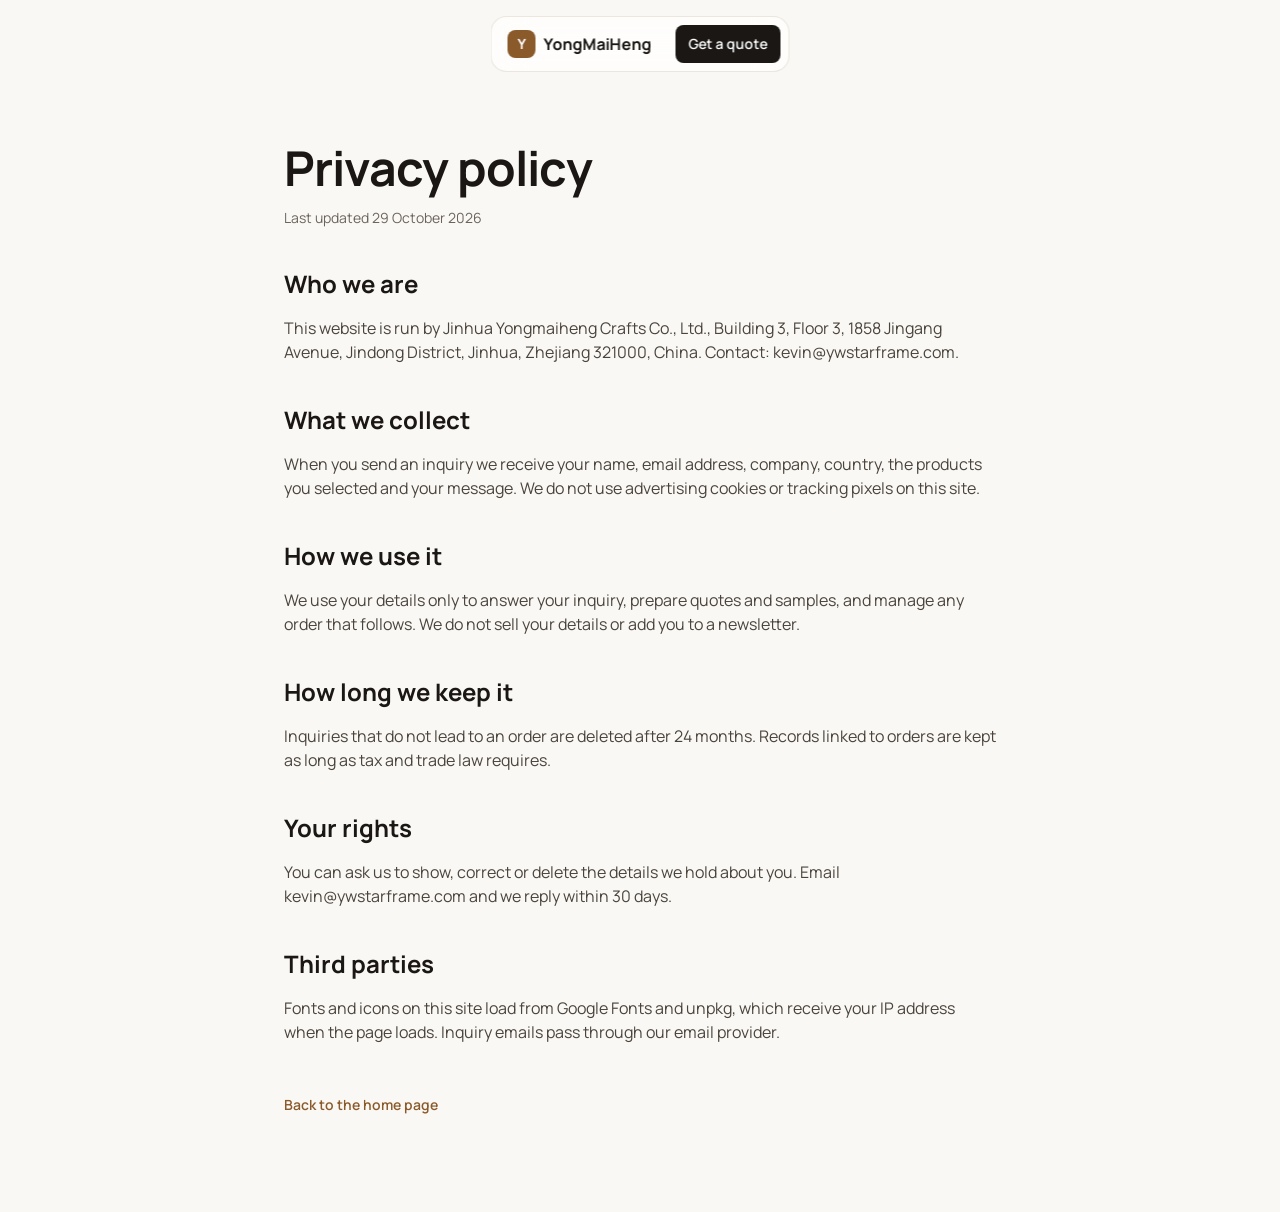
<file: privacy.html>
<!doctype html>
<html lang="en">
<head>
  <meta charset="utf-8">
  <meta name="viewport" content="width=device-width, initial-scale=1">
  <title>Privacy policy | YongMaiHeng</title>
  <meta name="description" content="How Jinhua Yongmaiheng Crafts Co., Ltd. collects and uses the details you send through our inquiry form.">
  <link rel="icon" href="assets/favicon.svg" type="image/svg+xml">
  <link rel="preconnect" href="https://fonts.googleapis.com">
  <link rel="preconnect" href="https://fonts.gstatic.com" crossorigin>
  <link href="https://fonts.googleapis.com/css2?family=Manrope:wght@400;500;600;700&display=swap" rel="stylesheet">
  <link rel="stylesheet" href="assets/css/styles.css">
</head>
<body>
  <a class="skip-link" href="#main">Skip to content</a>
  <nav class="nav" aria-label="Main">
    <a class="brand" href="index.html"><span class="brand-mark" aria-hidden="true">Y</span>YongMaiHeng</a>
    <a class="btn btn--primary btn--sm" href="index.html#quote" style="display:inline-flex">Get a quote</a>
  </nav>
  <main id="main" class="page">
    <div class="container">
      <h1>Privacy policy</h1>
      <p class="updated">Last updated 29 October 2026</p>

      <h2>Who we are</h2>
      <p>This website is run by Jinhua Yongmaiheng Crafts Co., Ltd., Building 3, Floor 3, 1858 Jingang Avenue, Jindong District, Jinhua, Zhejiang 321000, China. Contact: kevin@ywstarframe.com.</p>

      <h2>What we collect</h2>
      <p>When you send an inquiry we receive your name, email address, company, country, the products you selected and your message. We do not use advertising cookies or tracking pixels on this site.</p>

      <h2>How we use it</h2>
      <p>We use your details only to answer your inquiry, prepare quotes and samples, and manage any order that follows. We do not sell your details or add you to a newsletter.</p>

      <h2>How long we keep it</h2>
      <p>Inquiries that do not lead to an order are deleted after 24 months. Records linked to orders are kept as long as tax and trade law requires.</p>

      <h2>Your rights</h2>
      <p>You can ask us to show, correct or delete the details we hold about you. Email kevin@ywstarframe.com and we reply within 30 days.</p>

      <h2>Third parties</h2>
      <p>Fonts and icons on this site load from Google Fonts and unpkg, which receive your IP address when the page loads. Inquiry emails pass through our email provider.</p>

      <p style="margin-top:var(--s-600)"><a class="text-link" href="index.html">Back to the home page</a></p>
    </div>
  </main>
</body>
</html>
</file>
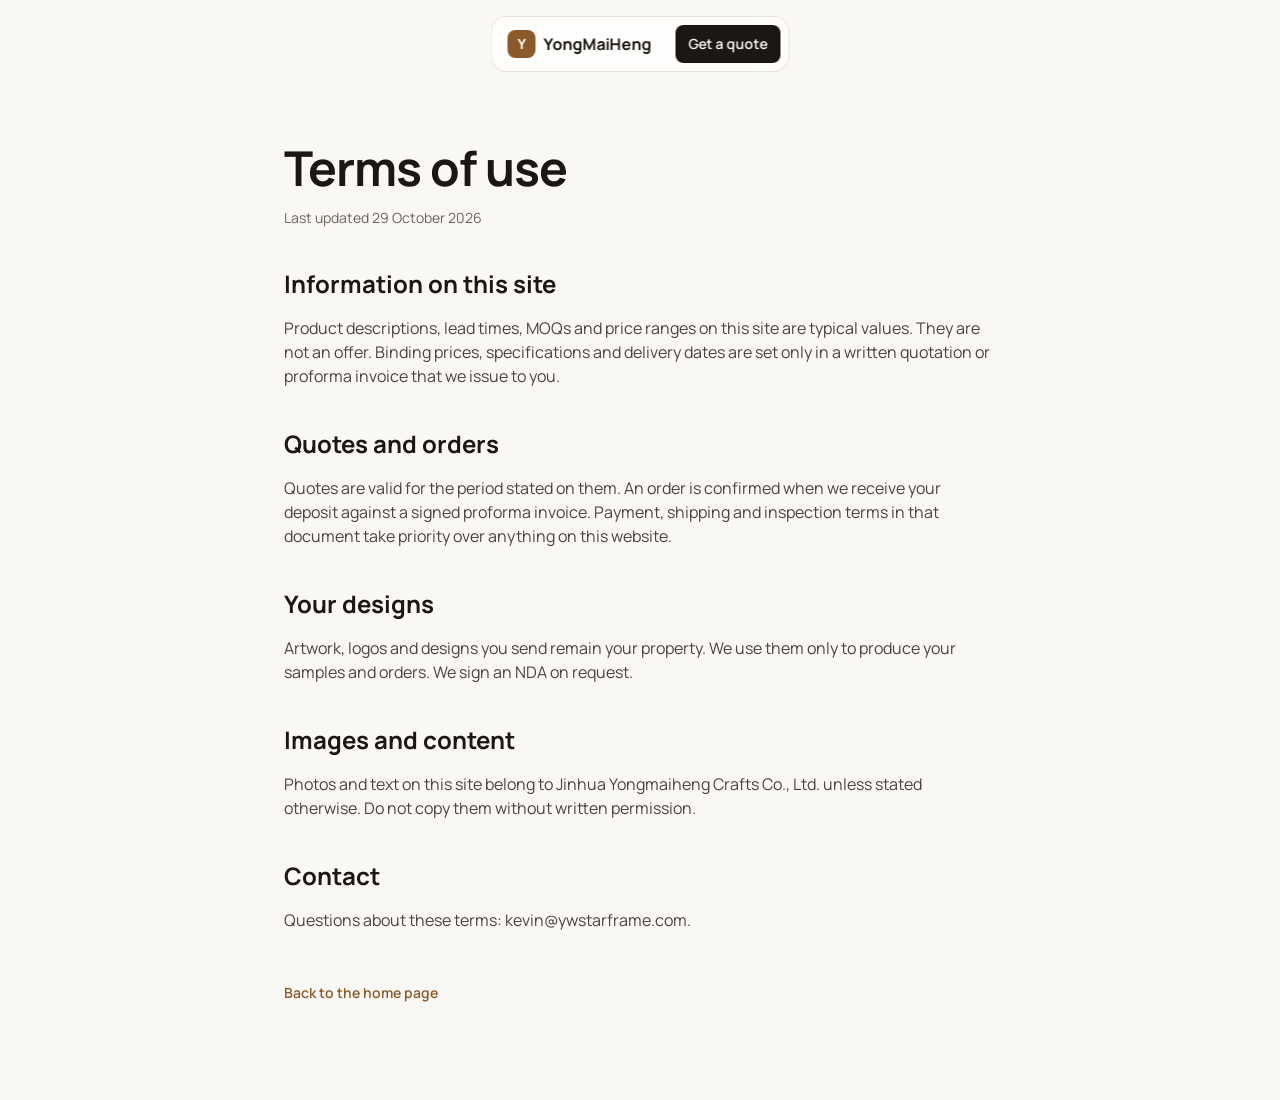
<file: terms.html>
<!doctype html>
<html lang="en">
<head>
  <meta charset="utf-8">
  <meta name="viewport" content="width=device-width, initial-scale=1">
  <title>Terms of use | YongMaiHeng</title>
  <meta name="description" content="Terms for using the YongMaiHeng website and requesting quotes.">
  <link rel="icon" href="assets/favicon.svg" type="image/svg+xml">
  <link rel="preconnect" href="https://fonts.googleapis.com">
  <link rel="preconnect" href="https://fonts.gstatic.com" crossorigin>
  <link href="https://fonts.googleapis.com/css2?family=Manrope:wght@400;500;600;700&display=swap" rel="stylesheet">
  <link rel="stylesheet" href="assets/css/styles.css">
</head>
<body>
  <a class="skip-link" href="#main">Skip to content</a>
  <nav class="nav" aria-label="Main">
    <a class="brand" href="index.html"><span class="brand-mark" aria-hidden="true">Y</span>YongMaiHeng</a>
    <a class="btn btn--primary btn--sm" href="index.html#quote" style="display:inline-flex">Get a quote</a>
  </nav>
  <main id="main" class="page">
    <div class="container">
      <h1>Terms of use</h1>
      <p class="updated">Last updated 29 October 2026</p>

      <h2>Information on this site</h2>
      <p>Product descriptions, lead times, MOQs and price ranges on this site are typical values. They are not an offer. Binding prices, specifications and delivery dates are set only in a written quotation or proforma invoice that we issue to you.</p>

      <h2>Quotes and orders</h2>
      <p>Quotes are valid for the period stated on them. An order is confirmed when we receive your deposit against a signed proforma invoice. Payment, shipping and inspection terms in that document take priority over anything on this website.</p>

      <h2>Your designs</h2>
      <p>Artwork, logos and designs you send remain your property. We use them only to produce your samples and orders. We sign an NDA on request.</p>

      <h2>Images and content</h2>
      <p>Photos and text on this site belong to Jinhua Yongmaiheng Crafts Co., Ltd. unless stated otherwise. Do not copy them without written permission.</p>

      <h2>Contact</h2>
      <p>Questions about these terms: kevin@ywstarframe.com.</p>

      <p style="margin-top:var(--s-600)"><a class="text-link" href="index.html">Back to the home page</a></p>
    </div>
  </main>
</body>
</html>
</file>
<file: assets/css/styles.css>
/* YongMaiHeng landing page
   All font sizes follow the Tailwind type scale.
   All spacing uses the token set below only. */

:root {
  --s-25: 2px;
  --s-50: 4px;
  --s-75: 8px;
  --s-100: 12px;
  --s-200: 16px;
  --s-300: 24px;
  --s-400: 32px;
  --s-500: 40px;
  --s-600: 48px;
  --s-700: 64px;
  --s-800: 80px;
  --s-900: 96px;

  --r-md: 6px;
  --r-lg: 8px;
  --r-xl: 12px;
  --r-2xl: 16px;
  --r-3xl: 24px;
  --r-full: 9999px;

  --bg: #faf8f4;
  --surface: #ffffff;
  --surface-2: #f3efe8;
  --ink: #1a1714;
  --ink-2: #4a443d;
  --muted: #6b645c;
  --line: #e6e0d6;
  --accent: #8a5a2b;
  --accent-soft: #f1e6d8;
  --ok: #2f6b3f;
  --err: #b42318;

  --ease: cubic-bezier(0.22, 1, 0.36, 1);
  --font: "Manrope", system-ui, sans-serif;
}

*,
*::before,
*::after { box-sizing: border-box; }

html { scroll-behavior: smooth; scroll-padding-top: var(--s-900); }

body {
  margin: 0;
  background: var(--bg);
  color: var(--ink);
  font-family: var(--font);
  font-size: 1rem;
  line-height: 1.5rem;
  -webkit-font-smoothing: antialiased;
}

img { display: block; max-width: 100%; height: auto; }
a { color: inherit; }
h1, h2, h3, p { margin: 0; }
h1, h2, h3 { text-wrap: balance; font-weight: 700; }
p, li, dd { text-wrap: pretty; }
em, i { font-style: normal; }

:focus-visible {
  outline: 2px solid var(--accent);
  outline-offset: 2px;
  border-radius: var(--r-md);
}

.skip-link {
  position: absolute;
  left: var(--s-200);
  top: var(--s-200);
  z-index: 100;
  padding: var(--s-75) var(--s-100);
  background: var(--ink);
  color: #fff;
  border-radius: var(--r-lg);
  font-size: 0.875rem;
  line-height: 1.25rem;
  font-weight: 600;
  transform: translateY(-200%);
  transition: transform 300ms var(--ease);
}
.skip-link:focus { transform: translateY(0); }

.container {
  width: 100%;
  max-width: 1200px;
  margin: 0 auto;
  padding: 0 var(--s-300);
}

.section { padding: var(--s-900) 0; }
.section--tight { padding: var(--s-700) 0; }

.eyebrow {
  display: inline-flex;
  align-items: center;
  gap: var(--s-75);
  color: var(--accent);
  font-size: 0.875rem;
  line-height: 1.25rem;
  font-weight: 600;
  letter-spacing: 0.02em;
}

.section-head { max-width: 680px; margin-bottom: var(--s-600); }
.section-head h2 {
  margin-top: var(--s-100);
  font-size: 2.25rem;
  line-height: 2.5rem;
  letter-spacing: -0.01em;
}
.section-head p {
  margin-top: var(--s-200);
  color: var(--muted);
  font-size: 1.125rem;
  line-height: 1.75rem;
}

/* Buttons */
.btn {
  display: inline-flex;
  align-items: center;
  justify-content: center;
  gap: var(--s-75);
  padding: var(--s-75) var(--s-100);
  border: 1px solid transparent;
  border-radius: var(--r-lg);
  font-family: inherit;
  font-size: 1rem;
  line-height: 1.5rem;
  font-weight: 600;
  text-decoration: none;
  cursor: pointer;
  transition: background-color 300ms var(--ease), transform 300ms var(--ease), opacity 300ms var(--ease);
}
.btn:active { transform: scale(0.98); }
.btn--primary { background: var(--ink); color: #fff; }
.btn--primary:hover { background: #3a332c; transform: translateY(-1px); }
.btn--primary:active { transform: scale(0.98); }
.btn--sm { font-size: 0.875rem; line-height: 1.25rem; }
.btn--lg { padding: var(--s-100) var(--s-300); }
.btn[disabled] { opacity: 0.6; cursor: not-allowed; transform: none; }

.text-link {
  display: inline-flex;
  align-items: center;
  gap: var(--s-50);
  color: var(--accent);
  font-size: 0.875rem;
  line-height: 1.25rem;
  font-weight: 600;
  text-decoration: none;
  transition: opacity 300ms var(--ease);
}
.text-link:hover { opacity: 0.75; }
.text-link i { transition: transform 300ms var(--ease); }
.text-link:hover i { transform: translateX(var(--s-50)); }

/* Navigation */
.nav {
  position: fixed;
  top: var(--s-200);
  left: 50%;
  z-index: 50;
  transform: translateX(-50%);
  display: flex;
  align-items: center;
  gap: var(--s-300);
  padding: var(--s-75) var(--s-75) var(--s-75) var(--s-200);
  background: rgba(255, 255, 255, 0.72);
  backdrop-filter: blur(16px);
  -webkit-backdrop-filter: blur(16px);
  border: 1px solid rgba(230, 224, 214, 0.8);
  border-radius: var(--r-2xl);
  width: max-content;
  max-width: calc(100% - var(--s-400));
}
.brand {
  display: flex;
  align-items: center;
  gap: var(--s-75);
  text-decoration: none;
  font-weight: 700;
  font-size: 1rem;
  line-height: 1.5rem;
  white-space: nowrap;
}
.brand-mark {
  display: grid;
  place-items: center;
  width: 28px;
  height: 28px;
  border-radius: var(--r-lg);
  background: var(--accent);
  color: #fff;
  font-size: 0.875rem;
  line-height: 1.25rem;
}
.nav-links { display: flex; gap: var(--s-50); list-style: none; margin: 0; padding: 0; }
.nav-links a {
  display: block;
  padding: var(--s-75) var(--s-100);
  border-radius: var(--r-lg);
  color: var(--ink-2);
  font-size: 0.875rem;
  line-height: 1.25rem;
  font-weight: 500;
  text-decoration: none;
  transition: background-color 300ms var(--ease), color 300ms var(--ease);
}
.nav-links a:hover { background: var(--surface-2); color: var(--ink); }
.nav-links a[aria-current="true"] { background: var(--surface-2); color: var(--ink); font-weight: 600; }

.menu-toggle {
  display: none;
  position: relative;
  width: 40px;
  height: 40px;
  border: 0;
  border-radius: var(--r-lg);
  background: var(--surface-2);
  cursor: pointer;
}
.menu-toggle span {
  position: absolute;
  left: 12px;
  width: 16px;
  height: 2px;
  background: var(--ink);
  border-radius: 2px;
  transition: transform 500ms var(--ease), opacity 300ms var(--ease);
}
.menu-toggle span:nth-child(1) { top: 15px; }
.menu-toggle span:nth-child(2) { top: 23px; }
.menu-open .menu-toggle span:nth-child(1) { transform: translateY(4px) rotate(45deg); }
.menu-open .menu-toggle span:nth-child(2) { transform: translateY(-4px) rotate(-45deg); }

.mobile-menu {
  position: fixed;
  inset: 0;
  z-index: 40;
  display: flex;
  flex-direction: column;
  justify-content: center;
  gap: var(--s-75);
  padding: var(--s-900) var(--s-400) var(--s-400);
  background: rgba(250, 248, 244, 0.94);
  backdrop-filter: blur(24px);
  -webkit-backdrop-filter: blur(24px);
  opacity: 0;
  pointer-events: none;
  transition: opacity 300ms var(--ease);
}
.menu-open .mobile-menu { opacity: 1; pointer-events: auto; }
.mobile-menu a {
  font-size: 1.875rem;
  line-height: 2.25rem;
  font-weight: 600;
  text-decoration: none;
  padding: var(--s-75) 0;
  opacity: 0;
  transform: translateY(var(--s-300));
  transition: opacity 500ms var(--ease), transform 500ms var(--ease);
}
.mobile-menu a.btn { font-size: 1rem; line-height: 1.5rem; margin-top: var(--s-300); padding: var(--s-100) var(--s-300); }
.menu-open .mobile-menu a { opacity: 1; transform: none; }

/* Hero */
.hero { padding: var(--s-900) 0 var(--s-800); }
.hero .container { padding-top: var(--s-600); }
.hero-grid {
  display: grid;
  grid-template-columns: 1.05fr 1fr;
  gap: var(--s-700);
  align-items: center;
}
.hero h1 {
  max-width: 680px;
  margin-top: var(--s-200);
  font-size: 3.75rem;
  line-height: 1;
  letter-spacing: -0.02em;
  background: linear-gradient(90deg, #000000, #666666);
  -webkit-background-clip: text;
  background-clip: text;
  color: transparent;
  padding-bottom: var(--s-50);
}
.hero-sub {
  max-width: 680px;
  margin-top: var(--s-300);
  color: var(--ink-2);
  font-size: 1.125rem;
  line-height: 1.75rem;
}
.hero-cta { display: flex; flex-wrap: wrap; align-items: center; gap: var(--s-200); margin-top: var(--s-400); }
.hero-cta small { color: var(--muted); font-size: 0.875rem; line-height: 1.25rem; }
.proof {
  display: flex;
  flex-wrap: wrap;
  gap: var(--s-75) var(--s-300);
  margin: var(--s-500) 0 0;
  padding: 0;
  list-style: none;
  color: var(--ink-2);
  font-size: 0.875rem;
  line-height: 1.25rem;
  font-weight: 600;
}
.proof li { display: flex; align-items: center; gap: var(--s-75); }
.proof i { color: var(--accent); font-size: 1.25rem; }

/* outer 24px radius, 8px gap, inner 16px */
.collage {
  display: grid;
  grid-template-columns: 1fr 1fr;
  gap: var(--s-75);
  padding: var(--s-75);
  background: var(--surface);
  border: 1px solid var(--line);
  border-radius: var(--r-3xl);
}
.collage figure { margin: 0; position: relative; overflow: hidden; border-radius: var(--r-2xl); background: var(--surface-2); aspect-ratio: 1; }
.collage img { width: 100%; height: 100%; object-fit: cover; transition: transform 500ms var(--ease); }
.collage figure:hover img { transform: scale(1.04); }
.collage figcaption {
  position: absolute;
  left: var(--s-75);
  bottom: var(--s-75);
  padding: var(--s-50) var(--s-75);
  background: rgba(255, 255, 255, 0.9);
  border-radius: var(--r-lg);
  font-size: 0.75rem;
  line-height: 1rem;
  font-weight: 600;
}

/* Stats */
.stats {
  display: grid;
  grid-template-columns: repeat(4, 1fr);
  gap: var(--s-300);
  padding: var(--s-400);
  margin: 0;
  background: var(--surface);
  border: 1px solid var(--line);
  border-radius: var(--r-3xl);
}
.stats div { display: flex; flex-direction: column-reverse; gap: var(--s-50); }
.stats dt { color: var(--muted); font-size: 0.875rem; line-height: 1.25rem; }
.stats dd { margin: 0; font-size: 1.875rem; line-height: 2.25rem; font-weight: 700; letter-spacing: -0.01em; }

/* Products: card 16px radius, 8px padding, image 8px */
.product-grid { display: grid; grid-template-columns: repeat(4, 1fr); gap: var(--s-300); }
.product {
  display: flex;
  flex-direction: column;
  padding: var(--s-75);
  background: var(--surface);
  border: 1px solid var(--line);
  border-radius: var(--r-2xl);
  transition: transform 500ms var(--ease), border-color 300ms var(--ease);
}
.product:hover { transform: translateY(-4px); border-color: #d6cbbb; }
.product-img { overflow: hidden; border-radius: var(--r-lg); background: var(--surface-2); aspect-ratio: 1; }
.product-img img { width: 100%; height: 100%; object-fit: cover; transition: transform 500ms var(--ease); }
.product:hover .product-img img { transform: scale(1.04); }
.product-body { display: flex; flex-direction: column; gap: var(--s-75); flex: 1; padding: var(--s-200) var(--s-75) var(--s-75); }
.product h3 { font-size: 1.125rem; line-height: 1.75rem; }
.product p { color: var(--muted); font-size: 0.875rem; line-height: 1.25rem; flex: 1; }
.tags { display: flex; flex-wrap: wrap; gap: var(--s-50); margin: var(--s-50) 0 var(--s-75); padding: 0; list-style: none; }
.tags li {
  padding: var(--s-25) var(--s-75);
  background: var(--accent-soft);
  color: var(--accent);
  border-radius: var(--r-full);
  font-size: 0.75rem;
  line-height: 1rem;
  font-weight: 600;
}
.product .text-link { background: none; border: 0; padding: 0; font-family: inherit; cursor: pointer; align-self: flex-start; }

/* Tagline reveal */
.tagline { padding: var(--s-900) 0; background: var(--surface); border-top: 1px solid var(--line); border-bottom: 1px solid var(--line); }
.tagline p {
  max-width: 880px;
  font-size: 3rem;
  line-height: 1;
  font-weight: 700;
  letter-spacing: -0.02em;
  text-wrap: balance;
}
.tagline .word { color: rgba(26, 23, 20, 0.28); transition: color 500ms var(--ease); }
.tagline .word.on { color: var(--ink); }

/* Benefits */
.benefit-grid { display: grid; grid-template-columns: repeat(2, 1fr); gap: var(--s-300); }
.benefit {
  padding: var(--s-400);
  background: var(--surface);
  border: 1px solid var(--line);
  border-radius: var(--r-3xl);
}
.benefit .icon {
  display: grid;
  place-items: center;
  width: 48px;
  height: 48px;
  margin-bottom: var(--s-300);
  border-radius: var(--r-xl);
  background: var(--accent-soft);
  color: var(--accent);
  font-size: 1.5rem;
}
.benefit h3 { font-size: 1.25rem; line-height: 1.75rem; }
.benefit p { margin-top: var(--s-75); color: var(--muted); }
.benefit ul { margin: var(--s-200) 0 0; padding: 0; list-style: none; display: grid; gap: var(--s-75); }
.benefit li { display: flex; gap: var(--s-75); font-size: 0.875rem; line-height: 1.25rem; color: var(--ink-2); }
.benefit li i { color: var(--ok); font-size: 1.25rem; flex-shrink: 0; }

/* Process */
.steps { display: grid; grid-template-columns: repeat(3, 1fr); gap: var(--s-300); margin: 0; padding: 0; list-style: none; counter-reset: step; }
.step { padding: var(--s-400); background: var(--surface); border: 1px solid var(--line); border-radius: var(--r-3xl); }
.step-num {
  display: inline-grid;
  place-items: center;
  width: 40px;
  height: 40px;
  border-radius: var(--r-full);
  background: var(--ink);
  color: #fff;
  font-weight: 700;
  font-size: 1rem;
  line-height: 1.5rem;
}
.step h3 { margin-top: var(--s-300); font-size: 1.25rem; line-height: 1.75rem; }
.step p { margin-top: var(--s-75); color: var(--muted); }
.step .meta { margin-top: var(--s-200); display: flex; align-items: center; gap: var(--s-75); color: var(--accent); font-size: 0.875rem; line-height: 1.25rem; font-weight: 600; }

/* Certificates: card 24px radius, 8px padding, image 16px */
.cert-grid { display: grid; grid-template-columns: 1fr 1fr 1fr; gap: var(--s-300); align-items: stretch; }
.cert {
  display: flex;
  flex-direction: column;
  padding: var(--s-75);
  background: var(--surface);
  border: 1px solid var(--line);
  border-radius: var(--r-3xl);
}
.cert-img { border-radius: var(--r-2xl); overflow: hidden; background: var(--surface-2); aspect-ratio: 4 / 3; }
.cert-img img { width: 100%; height: 100%; object-fit: cover; object-position: top; }
.cert-body { padding: var(--s-200) var(--s-200) var(--s-100); display: grid; gap: var(--s-50); }
.cert h3 { font-size: 1.125rem; line-height: 1.75rem; }
.cert p { color: var(--muted); font-size: 0.875rem; line-height: 1.25rem; }
.cert code { white-space: nowrap; font-family: "Geist Mono", ui-monospace, monospace; font-size: 0.875rem; line-height: 1.25rem; color: var(--ink); }
.cert--tour { justify-content: space-between; padding: var(--s-400); background: var(--ink); border-color: var(--ink); color: #fff; }
.cert--tour h3 { font-size: 1.5rem; line-height: 2rem; }
.cert--tour p { color: #cfc8bf; font-size: 1rem; line-height: 1.5rem; margin-top: var(--s-100); }
.cert--tour .text-link { color: #e3c9a6; }
.cert--tour .icon { font-size: 2.25rem; color: #e3c9a6; }
.markets { margin-top: var(--s-400); color: var(--muted); font-size: 0.875rem; line-height: 1.25rem; }
.markets strong { color: var(--ink); }

/* FAQ */
.faq-grid { display: grid; grid-template-columns: 1fr 1.6fr; gap: var(--s-700); }
.faq-list { display: grid; gap: var(--s-100); }
.faq-item { background: var(--surface); border: 1px solid var(--line); border-radius: var(--r-2xl); }
.faq-item summary {
  display: flex;
  justify-content: space-between;
  align-items: center;
  gap: var(--s-200);
  padding: var(--s-200) var(--s-300);
  font-weight: 600;
  cursor: pointer;
  list-style: none;
  border-radius: var(--r-2xl);
}
.faq-item summary::-webkit-details-marker { display: none; }
.faq-item summary i { flex-shrink: 0; font-size: 1.25rem; color: var(--muted); transition: transform 500ms var(--ease); }
.faq-item[open] summary i { transform: rotate(45deg); }
.faq-item summary:hover { color: var(--accent); }
.faq-item .answer { padding: 0 var(--s-300) var(--s-300); color: var(--ink-2); }

/* Quote form */
.quote { background: var(--surface-2); }
.quote-grid { display: grid; grid-template-columns: 1fr 1.5fr; gap: var(--s-600); align-items: start; }
.quote-aside h2 { margin-top: var(--s-100); font-size: 2.25rem; line-height: 2.5rem; letter-spacing: -0.01em; }
.quote-aside > p { margin-top: var(--s-200); color: var(--ink-2); font-size: 1.125rem; line-height: 1.75rem; }
.assure { margin: var(--s-400) 0 0; padding: 0; list-style: none; display: grid; gap: var(--s-200); }
.assure li { display: flex; gap: var(--s-100); }
.assure i { color: var(--accent); font-size: 1.5rem; flex-shrink: 0; }
.assure strong { display: block; font-size: 1rem; line-height: 1.5rem; }
.assure span { color: var(--muted); font-size: 0.875rem; line-height: 1.25rem; }

.contact-card {
  margin-top: var(--s-400);
  padding: var(--s-300);
  background: var(--surface);
  border: 1px solid var(--line);
  border-radius: var(--r-2xl);
  display: grid;
  gap: var(--s-100);
}
.contact-card .who { font-weight: 700; }
.contact-card .who span { display: block; color: var(--muted); font-weight: 500; font-size: 0.875rem; line-height: 1.25rem; }
.contact-card a { display: flex; align-items: center; gap: var(--s-75); text-decoration: none; font-size: 0.875rem; line-height: 1.25rem; font-weight: 600; transition: color 300ms var(--ease); }
.contact-card a:hover { color: var(--accent); }
.contact-card i { font-size: 1.25rem; color: var(--accent); }

.form {
  padding: var(--s-400);
  background: var(--surface);
  border: 1px solid var(--line);
  border-radius: var(--r-3xl);
}
.form-grid { display: grid; grid-template-columns: 1fr 1fr; gap: var(--s-300) var(--s-200); }
.field { display: grid; gap: var(--s-75); align-content: start; }
.field--full { grid-column: 1 / -1; }
.field label, .field legend { font-size: 0.875rem; line-height: 1.25rem; font-weight: 600; padding: 0; }
.field .req { color: var(--err); }
.field .hint { color: var(--muted); font-size: 0.75rem; line-height: 1rem; }
fieldset.field { border: 0; margin: 0; padding: 0; min-width: 0; }

.input {
  width: 100%;
  padding: var(--s-100) var(--s-100);
  background: var(--surface);
  color: var(--ink);
  border: 1px solid var(--line);
  border-radius: var(--r-lg);
  font-family: inherit;
  font-size: 1rem;
  line-height: 1.5rem;
  transition: border-color 300ms var(--ease);
}
.input:hover { border-color: #cfc4b3; }
.input:focus { outline: none; border-color: var(--accent); box-shadow: 0 0 0 3px var(--accent-soft); }
textarea.input { min-height: 136px; resize: vertical; }
.input[aria-invalid="true"] { border-color: var(--err); }
.error-text { color: var(--err); font-size: 0.75rem; line-height: 1rem; font-weight: 600; min-height: 1rem; }

.chips { display: flex; flex-wrap: wrap; gap: var(--s-75); }
.chip input { position: absolute; opacity: 0; pointer-events: none; }
.chip span {
  display: inline-flex;
  align-items: center;
  gap: var(--s-50);
  padding: var(--s-75) var(--s-100);
  border: 1px solid var(--line);
  border-radius: var(--r-full);
  font-size: 0.875rem;
  line-height: 1.25rem;
  font-weight: 500;
  cursor: pointer;
  user-select: none;
  transition: background-color 300ms var(--ease), border-color 300ms var(--ease), color 300ms var(--ease);
}
.chip span:hover { border-color: #cfc4b3; }
.chip input:checked + span { background: var(--ink); border-color: var(--ink); color: #fff; }
.chip input:focus-visible + span { outline: 2px solid var(--accent); outline-offset: 2px; }

.consent { display: flex; gap: var(--s-75); align-items: flex-start; font-size: 0.875rem; line-height: 1.25rem; color: var(--ink-2); }
.consent input { margin-top: var(--s-25); width: 16px; height: 16px; accent-color: var(--ink); }
.hp { position: absolute; left: -9999px; width: 1px; height: 1px; overflow: hidden; }

.form-foot { display: flex; flex-wrap: wrap; align-items: center; justify-content: space-between; gap: var(--s-200); margin-top: var(--s-400); }
.form-foot small { color: var(--muted); font-size: 0.875rem; line-height: 1.25rem; }

.btn.is-loading { position: relative; color: transparent; pointer-events: none; }
.btn.is-loading::after {
  content: "";
  position: absolute;
  inset: var(--s-100) var(--s-300);
  border-radius: var(--r-md);
  background: linear-gradient(90deg, rgba(255,255,255,0.15), rgba(255,255,255,0.45), rgba(255,255,255,0.15));
  background-size: 200% 100%;
  animation: shimmer 1200ms var(--ease) infinite;
}
@keyframes shimmer { from { background-position: 100% 0; } to { background-position: -100% 0; } }

.form-status {
  display: none;
  margin-top: var(--s-300);
  padding: var(--s-200);
  border-radius: var(--r-xl);
  font-size: 0.875rem;
  line-height: 1.25rem;
  font-weight: 600;
}
.form-status.show { display: flex; gap: var(--s-75); }
.form-status.ok { background: #e7f2ea; color: var(--ok); border: 1px solid #c4dfcb; }
.form-status.err { background: #fdecea; color: var(--err); border: 1px solid #f5c6c0; }
.form-status i { font-size: 1.25rem; flex-shrink: 0; }

/* Footer */
.footer { padding: var(--s-700) 0 var(--s-400); background: var(--ink); color: #cfc8bf; }
.footer-grid { display: grid; grid-template-columns: 1.6fr 1fr 1fr; gap: var(--s-500); }
.footer .brand { color: #fff; }
.footer p { margin-top: var(--s-200); font-size: 0.875rem; line-height: 1.25rem; max-width: 380px; }
.footer h3 { color: #fff; font-size: 0.875rem; line-height: 1.25rem; margin-bottom: var(--s-200); }
.footer ul { margin: 0; padding: 0; list-style: none; display: grid; gap: var(--s-75); font-size: 0.875rem; line-height: 1.25rem; }
.footer a { text-decoration: none; transition: color 300ms var(--ease); }
.footer a:hover { color: #fff; }
.footer-bottom {
  display: flex;
  flex-wrap: wrap;
  justify-content: space-between;
  gap: var(--s-200);
  margin-top: var(--s-600);
  padding-top: var(--s-300);
  border-top: 1px solid #3a332c;
  font-size: 0.75rem;
  line-height: 1rem;
}
.footer-bottom nav { display: flex; gap: var(--s-300); }

/* Simple pages */
.page { padding: var(--s-900) 0; }
.page .container { padding-top: var(--s-600); }
.page .container { max-width: 760px; }
.page h1 { font-size: 3rem; line-height: 1; letter-spacing: -0.02em; }
.page h2 { margin-top: var(--s-500); font-size: 1.5rem; line-height: 2rem; }
.page p, .page li { margin-top: var(--s-200); color: var(--ink-2); }
.page .updated { color: var(--muted); font-size: 0.875rem; line-height: 1.25rem; margin-top: var(--s-200); }

/* Reveal */
.reveal { opacity: 0; transform: translateY(var(--s-400)); transition: opacity 700ms var(--ease), transform 700ms var(--ease); }
.reveal.in { opacity: 1; transform: none; }
.no-js .reveal { opacity: 1; transform: none; }

/* Responsive */
@media (max-width: 1024px) {
  .product-grid { grid-template-columns: repeat(3, 1fr); }
  .hero h1 { font-size: 3rem; }
}
@media (max-width: 880px) {
  .nav-links, .nav > .btn { display: none; }
  .menu-toggle { display: block; }
  .nav { width: calc(100% - var(--s-400)); justify-content: space-between; }
  .hero .container { padding-top: var(--s-400); }
  .hero-grid, .faq-grid, .quote-grid { grid-template-columns: 1fr; gap: var(--s-500); }
  .product-grid { grid-template-columns: repeat(2, 1fr); gap: var(--s-200); }
  .benefit-grid, .steps, .cert-grid { grid-template-columns: 1fr; }
  .stats { grid-template-columns: repeat(2, 1fr); }
  .tagline p { font-size: 2.25rem; line-height: 2.5rem; }
  .footer-grid { grid-template-columns: 1fr; }
  .section { padding: var(--s-800) 0; }
}
@media (max-width: 560px) {
  .container { padding: 0 var(--s-200); }
  .hero h1 { font-size: 2.25rem; line-height: 2.5rem; }
  .section-head h2, .quote-aside h2 { font-size: 1.875rem; line-height: 2.25rem; }
  .form { padding: var(--s-300); }
  .form-grid { grid-template-columns: 1fr; }
  .stats { padding: var(--s-300); }
  .stats dd { font-size: 1.5rem; line-height: 2rem; }
  .product-body { padding: var(--s-100) var(--s-50) var(--s-50); }
  .tagline p { font-size: 1.875rem; line-height: 2.25rem; }
}

@media (prefers-reduced-motion: reduce) {
  html { scroll-behavior: auto; }
  *, *::before, *::after { transition-property: opacity, color, background-color !important; animation: none !important; }
  .reveal { transform: none; }
  .mobile-menu a { transform: none; }
}
</file>
